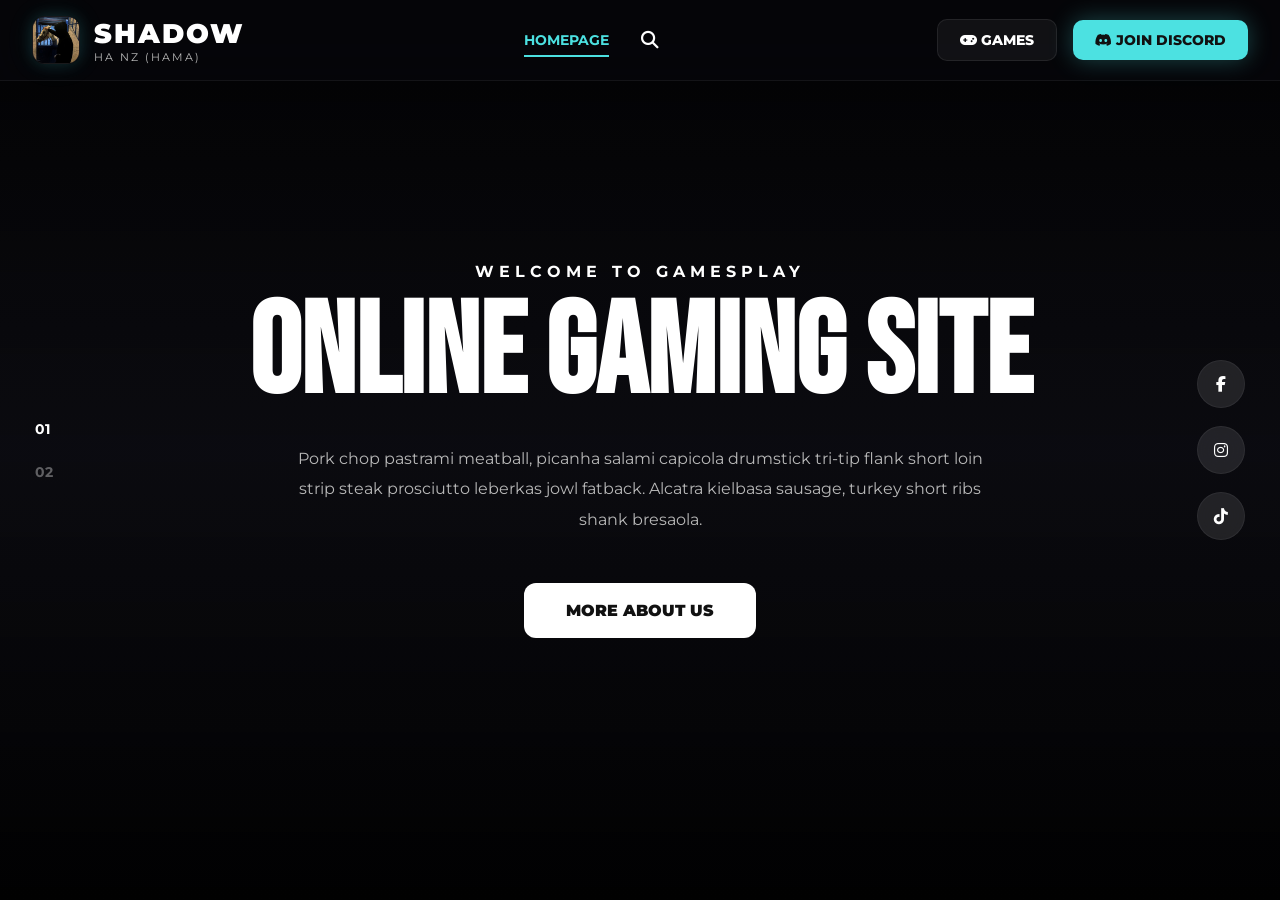
<file: index.html>
<!DOCTYPE html>
<html lang="en">

<head>
    <meta charset="UTF-8">
    <meta name="viewport" content="width=device-width, initial-scale=1.0">
    <title>Shadow Ha Nz | Online World</title>
    <link rel="stylesheet" href="style.css">
    <link rel="preconnect" href="https://fonts.googleapis.com">
    <link rel="preconnect" href="https://fonts.gstatic.com" crossorigin>
    <link href="https://fonts.googleapis.com/css2?family=Montserrat:wght@400;700;900&family=Bebas+Neue&display=swap"
        rel="stylesheet">
    <link rel="stylesheet" href="https://cdnjs.cloudflare.com/ajax/libs/font-awesome/6.4.0/css/all.min.css">
</head>

<body>
    <div class="video-background">
        <video autoplay muted loop playsinline preload="auto" id="bg-video">
            <source src="background.mp4" type="video/mp4">
        </video>
        <div class="video-overlay"></div>
    </div>

    <nav class="navbar">
        <div class="nav-container">
            <div class="logo-section">
                <img src="profil.jpg" alt="Logo" class="logo-img">
                <div class="logo-text">
                    <span class="main-name">SHADOW</span>
                    <span class="sub-name">Ha Nz (Hama)</span>
                </div>
            </div>
            <div class="nav-menu">
                <a href="#" class="active">HOMEPAGE</a>

                <button class="search-btn"><i class="fas fa-search"></i></button>
                <button class="mobile-menu-btn"><i class="fas fa-bars"></i></button>
            </div>
            <div class="nav-actions">
                <a href="games.html" class="games-btn"><i class="fas fa-gamepad"></i> GAMES</a>
                <a href="#" class="join-btn"><i class="fab fa-discord"></i> JOIN DISCORD</a>
            </div>
        </div>
    </nav>

    <aside class="sidebar-left">
        <div class="page-indicator active"><span>01</span></div>
        <div class="page-indicator"><span>02</span></div>
    </aside>

    <aside class="sidebar-right">
        <a href="https://www.facebook.com/bassem.mdaissi.1?locale=fr_FR" class="social-circle"><i
                class="fab fa-facebook-f"></i></a>
        <a href="https://www.instagram.com/hvm4.01?igsh=OXdldG9md2pndTg0" class="social-circle"><i
                class="fab fa-instagram"></i></a>
        <a href="https://www.tiktok.com/@real_h4ma?_r=1&_t=ZS-96jd0IZUR0f" class="social-circle"><i
                class="fab fa-tiktok"></i></a>
    </aside>

    <main class="content-wrapper">
        <section class="hero-section">
            <h3 class="welcome-text">WELCOME TO GAMESPLAY</h3>
            <h1 class="main-title">ONLINE GAMING SITE</h1>
            <p class="description">Pork chop pastrami meatball, picanha salami capicola drumstick tri-tip flank short
                loin strip steak prosciutto leberkas jowl fatback. Alcatra kielbasa sausage, turkey short ribs shank
                bresaola.</p>
            <div class="hero-actions">
                <a href="#" class="more-btn">MORE ABOUT US</a>
            </div>
        </section>
    </main>

    <script src="script.js"></script>
</body>

</html>
</file>
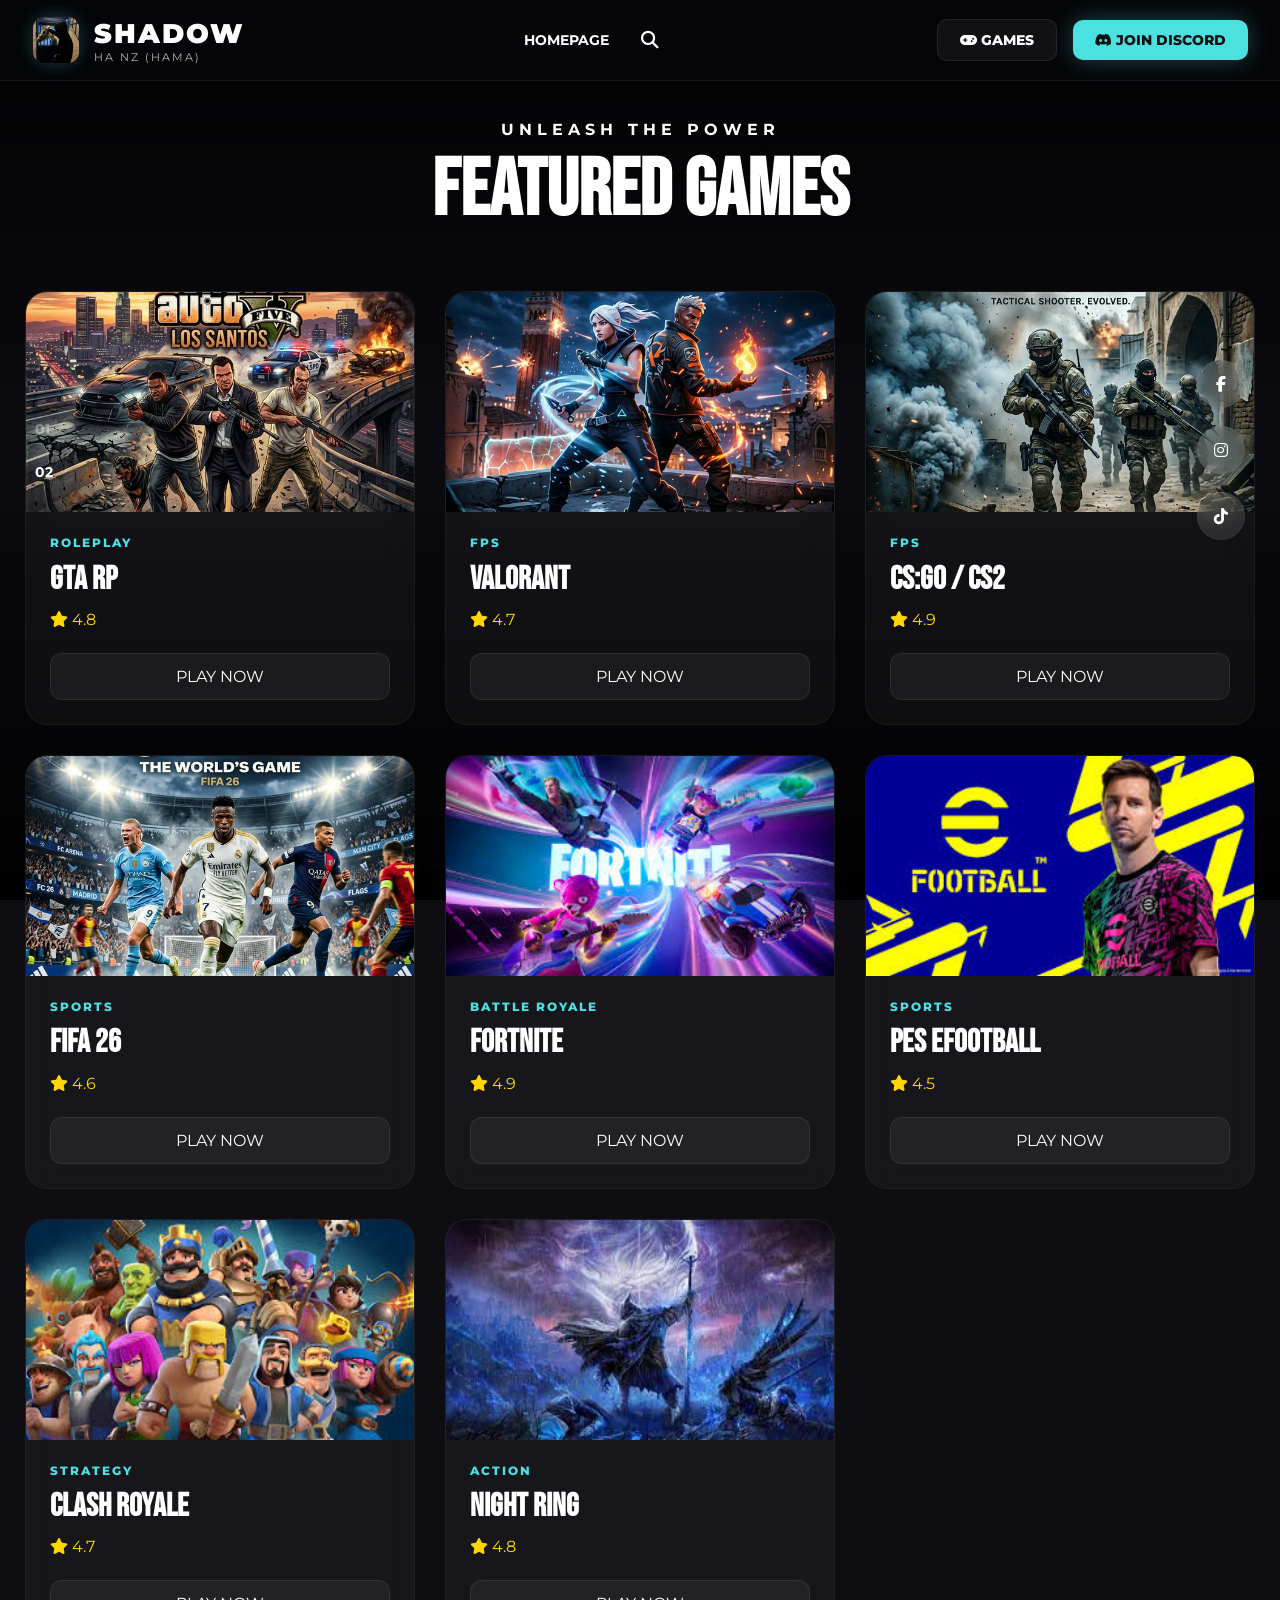
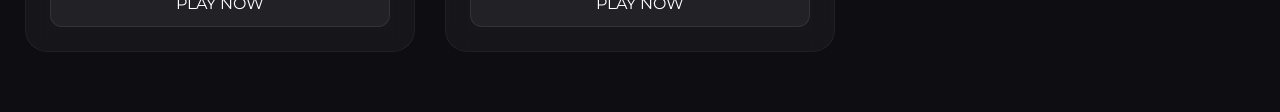
<file: games.html>
<!DOCTYPE html>
<html lang="en">

<head>
    <meta charset="UTF-8">
    <meta name="viewport" content="width=device-width, initial-scale=1.0">
    <title>Games Library | Shadow Ha Nz</title>
    <link rel="stylesheet" href="style.css">
    <link rel="preconnect" href="https://fonts.googleapis.com">
    <link rel="preconnect" href="https://fonts.gstatic.com" crossorigin>
    <link href="https://fonts.googleapis.com/css2?family=Montserrat:wght@400;700;900&family=Bebas+Neue&display=swap"
        rel="stylesheet">
    <link rel="stylesheet" href="https://cdnjs.cloudflare.com/ajax/libs/font-awesome/6.4.0/css/all.min.css">
</head>

<body>
    <div class="video-background">
        <video autoplay muted loop playsinline preload="auto" id="bg-video">
            <source src="background.mp4" type="video/mp4">
        </video>
        <div class="video-overlay"></div>
    </div>

    <nav class="navbar">
        <div class="nav-container">
            <div class="logo-section">
                <img src="profil.jpg" alt="Logo" class="logo-img">
                <div class="logo-text">
                    <span class="main-name">SHADOW</span>
                    <span class="sub-name">Ha Nz (Hama)</span>
                </div>
            </div>
            <div class="nav-menu">
                <a href="index.html">HOMEPAGE</a>

                <button class="search-btn"><i class="fas fa-search"></i></button>
                <button class="mobile-menu-btn"><i class="fas fa-bars"></i></button>
            </div>
            <div class="nav-actions">
                <a href="games.html" class="games-btn active"><i class="fas fa-gamepad"></i> GAMES</a>
                <a href="https://discord.gg/3wv3CdHqv" class="join-btn"><i class="fab fa-discord"></i> JOIN DISCORD</a>
            </div>
        </div>
    </nav>

    <aside class="sidebar-left">
        <div class="page-indicator"><span>01</span></div>
        <div class="page-indicator active"><span>02</span></div>

    </aside>

    <aside class="sidebar-right">
        <a href="https://www.facebook.com/bassem.mdaissi.1?locale=fr_FR" class="social-circle"><i
                class="fab fa-facebook-f"></i></a>
        <a href="https://www.instagram.com/hvm4.01?igsh=OXdldG9md2pndTg0" class="social-circle"><i
                class="fab fa-instagram"></i></a>
        <a href="https://www.tiktok.com/@real_h4ma?_r=1&_t=ZS-96jd0IZUR0f" class="social-circle"><i
                class="fab fa-tiktok"></i></a>
    </aside>

    <main class="games-container">
        <div class="section-header">
            <h3 class="welcome-text">UNLEASH THE POWER</h3>
            <h1 class="main-title small">FEATURED GAMES</h1>
        </div>

        <div class="games-grid">


            <div class="game-card">
                <div class="game-img-wrapper">
                    <img src="gta5.png" alt="GTA RP">
                </div>
                <div class="game-info">
                    <span class="category">ROLEPLAY</span>
                    <h3>GTA RP</h3>
                    <div class="rating"><i class="fas fa-star"></i> 4.8</div>
                    <a href="https://fivem.net/" class="play-btn">PLAY NOW</a>
                </div>
            </div>

            <div class="game-card">
                <div class="game-img-wrapper">
                    <img src="valorant.png" alt="Valorant">
                </div>
                <div class="game-info">
                    <span class="category">FPS</span>
                    <h3>VALORANT</h3>
                    <div class="rating"><i class="fas fa-star"></i> 4.7</div>
                    <a href="https://www.riotgames.com/fr" class="play-btn">PLAY NOW</a>
                </div>
            </div>

            <div class="game-card">
                <div class="game-img-wrapper">
                    <img src="cs.png" alt="Counter Strike">
                </div>
                <div class="game-info">
                    <span class="category">FPS</span>
                    <h3>CS:GO / CS2</h3>
                    <div class="rating"><i class="fas fa-star"></i> 4.9</div>
                    <a href="https://www.counter-strike.net/" class="play-btn">PLAY NOW</a>
                </div>
            </div>

            <div class="game-card">
                <div class="game-img-wrapper">
                    <img src="fifa.png" alt="FIFA 26">
                </div>
                <div class="game-info">
                    <span class="category">SPORTS</span>
                    <h3>FIFA 26</h3>
                    <div class="rating"><i class="fas fa-star"></i> 4.6</div>
                    <a href="https://www.ea.com/fr/games/ea-sports-fc/fc-26" class="play-btn">PLAY NOW</a>
                </div>
            </div>

            <div class="game-card">
                <div class="game-img-wrapper">
                    <img src="fortnite.jpg" alt="Fortnite">
                </div>
                <div class="game-info">
                    <span class="category">BATTLE ROYALE</span>
                    <h3>FORTNITE</h3>
                    <div class="rating"><i class="fas fa-star"></i> 4.9</div>
                    <a href="https://www.fortnite.com/" class="play-btn">PLAY NOW</a>
                </div>
            </div>

            <div class="game-card">
                <div class="game-img-wrapper">
                    <img src="pes.jpg" alt="PES eFootball">
                </div>
                <div class="game-info">
                    <span class="category">SPORTS</span>
                    <h3>PES eFootball</h3>
                    <div class="rating"><i class="fas fa-star"></i> 4.5</div>
                    <a href="https://www.konami.com/efootball/" class="play-btn">PLAY NOW</a>
                </div>
            </div>

            <div class="game-card">
                <div class="game-img-wrapper">
                    <img src="clash.jpg" alt="Clash Royale">
                </div>
                <div class="game-info">
                    <span class="category">STRATEGY</span>
                    <h3>CLASH ROYALE</h3>
                    <div class="rating"><i class="fas fa-star"></i> 4.7</div>
                    <a href="https://supercell.com/en/games/clashroyale/" class="play-btn">PLAY NOW</a>
                </div>
            </div>

            <div class="game-card">
                <div class="game-img-wrapper">
                    <img src="nghitrang.jpg" alt="Night Ring">
                </div>
                <div class="game-info">
                    <span class="category">ACTION</span>
                    <h3>NIGHT RING</h3>
                    <div class="rating"><i class="fas fa-star"></i> 4.8</div>
                    <a href="https://en.bandainamcoent.eu/elden-ring/elden-ring-nightreign" class="play-btn">PLAY
                        NOW</a>
                </div>
            </div>
        </div>
    </main>

    <script src="script.js"></script>
</body>

</html>
</file>
<file: style.css>
:root {
    --primary-cyan: #4ce1e1;
    --bg-dark: #0d0d12;
    --card-bg: rgba(255, 255, 255, 0.04);
    --text-white: #ffffff;
    --text-gray: #b8b8b8;

    --font-main: 'Montserrat', sans-serif;
    --font-heading: 'Bebas Neue', sans-serif;
}

/* =========================
   RESET
========================= */
* {
    margin: 0;
    padding: 0;
    box-sizing: border-box;
}

html {
    scroll-behavior: smooth;
}

body {
    background: var(--bg-dark);
    color: var(--text-white);
    font-family: var(--font-main);
    overflow-x: hidden;
    min-height: 100vh;
}

/* =========================
   VIDEO BACKGROUND
========================= */
.video-background {
    position: fixed;
    inset: 0;
    z-index: -2;
}

#bg-video {
    width: 100%;
    height: 100%;
    object-fit: cover;
    filter: brightness(0.35);
}

.video-overlay {
    position: absolute;
    inset: 0;
    background:
        linear-gradient(to bottom,
            rgba(0, 0, 0, 0.85),
            rgba(10, 10, 15, 0.55),
            rgba(0, 0, 0, 0.9));
}

/* =========================
   NAVBAR
========================= */
.navbar {
    position: fixed;
    top: 0;
    width: 100%;
    z-index: 1000;

    background: rgba(8, 8, 12, 0.7);
    backdrop-filter: blur(18px);

    border-bottom: 1px solid rgba(255, 255, 255, 0.06);
}

.nav-container {
    max-width: 1450px;
    margin: auto;

    padding: 1rem 2rem;

    display: flex;
    align-items: center;
    justify-content: space-between;
}

/* LOGO */
.logo-section {
    display: flex;
    align-items: center;
    gap: 14px;
}

.logo-img {
    width: 48px;
    height: 48px;

    object-fit: cover;
    border-radius: 12px;

    border: 1px solid rgba(255, 255, 255, 0.08);

    box-shadow:
        0 0 15px rgba(76, 225, 225, 0.15),
        0 0 30px rgba(76, 225, 225, 0.08);
}

.logo-text {
    display: flex;
    flex-direction: column;
}

.main-name {
    font-size: 1.7rem;
    font-weight: 900;
    letter-spacing: 2px;
}

.sub-name {
    font-size: 0.7rem;
    color: var(--text-gray);
    letter-spacing: 2px;
    text-transform: uppercase;
}

/* NAV MENU */
.nav-menu {
    display: flex;
    align-items: center;
    gap: 2rem;
}

.nav-menu a {
    color: white;
    text-decoration: none;

    font-size: 0.9rem;
    font-weight: 700;

    position: relative;
    transition: 0.3s ease;
}

.nav-menu a::after {
    content: "";

    position: absolute;
    left: 0;
    bottom: -8px;

    width: 0;
    height: 2px;

    background: var(--primary-cyan);
    transition: 0.3s;
}

.nav-menu a:hover::after,
.nav-menu a.active::after {
    width: 100%;
}

.nav-menu a:hover,
.nav-menu a.active {
    color: var(--primary-cyan);
}

/* ACTIONS */
.nav-actions {
    display: flex;
    align-items: center;
    gap: 1rem;
}

.search-btn,
.mobile-menu-btn {
    background: none;
    border: none;
    color: white;
    cursor: pointer;
}

.search-btn {
    font-size: 1.1rem;
}

.mobile-menu-btn {
    display: none;
}

/* BUTTONS */
.games-btn,
.join-btn {
    text-decoration: none;

    padding: 12px 22px;
    border-radius: 10px;

    font-size: 0.85rem;
    font-weight: 800;

    transition: 0.3s ease;
}

.games-btn {
    background: rgba(255, 255, 255, 0.05);
    color: white;

    border: 1px solid rgba(255, 255, 255, 0.08);
}

.games-btn:hover {
    background: rgba(255, 255, 255, 0.08);
    border-color: var(--primary-cyan);
    color: var(--primary-cyan);
}

.join-btn {
    background: var(--primary-cyan);
    color: #111;

    box-shadow: 0 0 25px rgba(76, 225, 225, 0.3);
}

.join-btn:hover {
    transform: translateY(-2px);

    box-shadow: 0 0 35px rgba(76, 225, 225, 0.5);
}

/* =========================
   SIDEBARS
========================= */

/* LEFT */
.sidebar-left {
    position: fixed;

    left: 35px;
    top: 50%;

    transform: translateY(-50%);

    display: flex;
    flex-direction: column;
    gap: 25px;

    z-index: 100;
}

.page-indicator {
    font-size: 0.9rem;
    font-weight: 700;

    color: rgba(255, 255, 255, 0.35);

    transition: 0.3s ease;
    cursor: pointer;
}

.page-indicator:hover,
.page-indicator.active {
    color: white;
}

/* RIGHT */
.sidebar-right {
    position: fixed;

    right: 35px;
    top: 50%;

    transform: translateY(-50%);

    display: flex;
    flex-direction: column;
    gap: 18px;

    z-index: 100;
}

.social-circle {
    width: 48px;
    height: 48px;

    border-radius: 50%;

    background: rgba(255, 255, 255, 0.1);
    color: white;

    display: flex;
    align-items: center;
    justify-content: center;

    text-decoration: none;
    font-size: 1rem;

    transition: 0.3s ease;

    border: 1px solid rgba(255, 255, 255, 0.06);

    backdrop-filter: blur(12px);
}

.social-circle:hover {
    background: var(--primary-cyan);
    color: #111;

    transform: translateX(-5px);

    box-shadow: 0 0 20px rgba(76, 225, 225, 0.35);
}

/* =========================
   HERO SECTION
========================= */
.content-wrapper {
    min-height: 100vh;

    display: flex;
    align-items: center;
    justify-content: center;

    padding: 0 100px;
}

.hero-section {
    text-align: center;
    max-width: 950px;
}

.welcome-text {
    font-size: 1rem;
    letter-spacing: 5px;
    font-weight: 700;

    margin-bottom: 1rem;
}

.main-title {
    font-family: var(--font-heading);

    font-size: 8rem;
    line-height: 0.9;

    text-transform: uppercase;

    margin-bottom: 2rem;
}

.description {
    max-width: 720px;

    margin: auto;
    margin-bottom: 3rem;

    line-height: 1.9;

    color: var(--text-gray);
}

.more-btn {
    display: inline-block;

    text-decoration: none;

    background: white;
    color: #111;

    padding: 18px 42px;
    border-radius: 12px;

    font-weight: 900;

    transition: 0.3s ease;
}

.more-btn:hover {
    background: var(--primary-cyan);

    transform: scale(1.05);

    box-shadow: 0 10px 30px rgba(0, 0, 0, 0.4);
}

/* =========================
   GAMES SECTION
========================= */
.games-container {
    max-width: 1450px;

    margin: auto;

    padding: 120px 25px 60px;

    position: relative;
    z-index: 10;
}

.section-header {
    text-align: center;
    margin-bottom: 4rem;
}

.main-title.small {
    font-size: 5rem;
}

.games-grid {
    display: grid;

    grid-template-columns:
        repeat(auto-fill, minmax(320px, 1fr));

    gap: 30px;
}

.game-card {
    background: var(--card-bg);

    border: 1px solid rgba(255, 255, 255, 0.05);

    border-radius: 22px;
    overflow: hidden;

    backdrop-filter: blur(12px);

    transition: 0.4s ease;
}

.game-card:hover {
    transform: translateY(-12px);

    border-color: rgba(76, 225, 225, 0.25);

    box-shadow:
        0 20px 40px rgba(0, 0, 0, 0.45),
        0 0 20px rgba(76, 225, 225, 0.12);
}

.game-img-wrapper {
    height: 220px;
    overflow: hidden;
}

.game-img-wrapper img {
    width: 100%;
    height: 100%;

    object-fit: cover;

    transition: 0.5s ease;
}

.game-card:hover img {
    transform: scale(1.08);
}

.game-info {
    padding: 1.5rem;
}

.category {
    color: var(--primary-cyan);

    font-size: 0.72rem;
    font-weight: 800;

    letter-spacing: 2px;

    display: block;

    margin-bottom: 0.6rem;
}

.game-info h3 {
    font-family: var(--font-heading);
    font-size: 2rem;

    margin-bottom: 0.7rem;
}

.rating {
    color: gold;
    margin-bottom: 1.5rem;
}

.play-btn {
    display: block;

    width: 100%;

    text-align: center;
    text-decoration: none;

    padding: 13px;

    border-radius: 12px;

    background: rgba(255, 255, 255, 0.05);
    color: white;

    border: 1px solid rgba(255, 255, 255, 0.08);

    transition: 0.3s ease;
}

.play-btn:hover {
    background: var(--primary-cyan);
    color: #111;
}

/* =========================
   TABLET
========================= */
@media (max-width: 992px) {

    .main-title {
        font-size: 5rem;
    }

    .games-grid {
        grid-template-columns:
            repeat(auto-fill, minmax(280px, 1fr));
    }
}

/* =========================
   MOBILE
========================= */
@media (max-width: 768px) {

    body {
        background: #09090d;
    }

    /* NAVBAR */
    .navbar {
        background: rgba(8, 8, 12, 0.88);
        backdrop-filter: blur(20px);
    }

    .nav-container {
        padding: 0.8rem 1rem;
    }

    .logo-img {
        width: 40px;
        height: 40px;
    }

    .main-name {
        font-size: 1.15rem;
    }

    .sub-name {
        font-size: 0.55rem;
    }

    .search-btn {
        display: none;
    }

    .mobile-menu-btn {
        display: flex;

        align-items: center;
        justify-content: center;

        width: 38px;
        height: 38px;

        border-radius: 10px;

        background: rgba(255, 255, 255, 0.05);

        border: 1px solid rgba(255, 255, 255, 0.08);

        font-size: 1.1rem;
    }

    .mobile-menu-btn:hover {
        color: var(--primary-cyan);
        border-color: var(--primary-cyan);
    }

    .games-btn,
    .join-btn {
        padding: 8px 12px;
        font-size: 0.72rem;
    }

    /* MOBILE MENU */
    .nav-menu {
        display: none;

        position: fixed;

        top: 75px;
        left: 12px;
        right: 12px;

        width: auto;

        background: rgba(12, 12, 18, 0.96);

        backdrop-filter: blur(22px);

        border-radius: 18px;

        padding: 1rem;

        flex-direction: column;
        gap: 0.8rem;

        border: 1px solid rgba(255, 255, 255, 0.05);

        box-shadow: 0 15px 40px rgba(0, 0, 0, 0.45);

        animation: menuFade 0.3s ease;
    }

    .nav-menu.active {
        display: flex;
    }

    @keyframes menuFade {
        from {
            opacity: 0;
            transform: translateY(-10px);
        }

        to {
            opacity: 1;
            transform: translateY(0);
        }
    }

    .nav-menu a {
        width: 100%;

        padding: 1rem;

        border-radius: 12px;

        background: rgba(255, 255, 255, 0.03);

        border: 1px solid rgba(255, 255, 255, 0.05);
    }

    .nav-menu a:hover {
        background: rgba(76, 225, 225, 0.08);

        color: var(--primary-cyan);

        transform: translateX(5px);
    }

    /* HERO */
    .content-wrapper {
        padding: 110px 1.5rem 120px;
    }

    .welcome-text {
        font-size: 0.82rem;
        letter-spacing: 3px;
    }

    .main-title {
        font-size: 3.2rem;
        margin-bottom: 1rem;
    }

    .description {
        font-size: 0.9rem;
        line-height: 1.8;

        margin-bottom: 2rem;
    }

    .more-btn {
        width: 100%;

        text-align: center;

        padding: 15px;
    }

    /* GAMES */
    .games-container {
        padding-top: 100px;
        padding-bottom: 110px;
    }

    .main-title.small {
        font-size: 2.8rem;
    }

    .games-grid {
        grid-template-columns: 1fr;
        gap: 22px;
    }

    .game-img-wrapper {
        height: 190px;
    }

    /* HIDE LEFT SIDEBAR */
    .sidebar-left {
        display: none;
    }

    /* MOBILE SOCIAL BAR */
    .sidebar-right {
        position: fixed;

        bottom: 20px;
        left: 50%;

        transform: translateX(-50%);

        top: auto;
        right: auto;

        flex-direction: row;
        gap: 14px;

        background: rgba(10, 10, 15, 0.78);

        backdrop-filter: blur(18px);

        padding: 10px 14px;

        border-radius: 50px;

        border: 1px solid rgba(255, 255, 255, 0.08);

        box-shadow: 0 10px 30px rgba(0, 0, 0, 0.35);

        z-index: 999;
    }

    .social-circle {
        width: 46px;
        height: 46px;

        font-size: 1rem;

        background: rgba(255, 255, 255, 0.08);
    }

    .social-circle:hover {
        transform: translateY(-4px);

        background: var(--primary-cyan);

        color: #111;
    }
}

/* =========================
   EXTRA SMALL PHONES
========================= */
@media (max-width: 480px) {

    .main-title {
        font-size: 2.5rem;
    }

    .main-title.small {
        font-size: 2rem;
    }

    .description {
        font-size: 0.84rem;
    }

    .games-btn,
    .join-btn {
        padding: 7px 10px;
        font-size: 0.65rem;
    }

    .logo-img {
        width: 36px;
        height: 36px;
    }

    .main-name {
        font-size: 1rem;
    }

    .sidebar-right {
        bottom: 15px;
        gap: 10px;
        padding: 8px 12px;
    }

    .social-circle {
        width: 42px;
        height: 42px;
        font-size: 0.9rem;
    }
}
</file>
